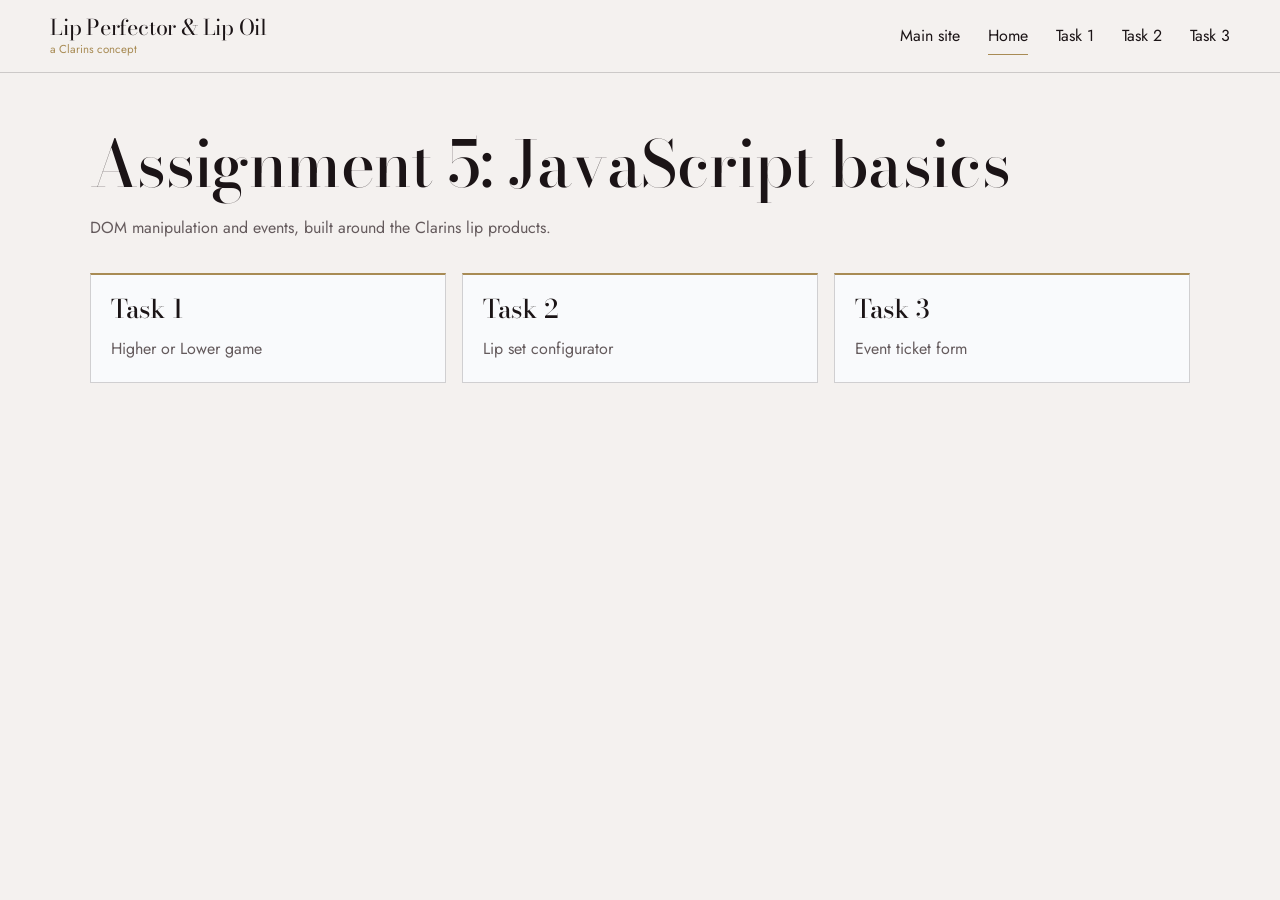
<file: assignment5/index.html>
<!DOCTYPE html>
<html lang="en">
<head>
  <meta charset="UTF-8">
  <meta name="viewport" content="width=device-width, initial-scale=1.0">
  <title>Assignment 5 - JavaScript</title>
  <link rel="preconnect" href="https://fonts.googleapis.com">
  <link rel="preconnect" href="https://fonts.gstatic.com" crossorigin>
  <link href="https://fonts.googleapis.com/css2?family=Bodoni+Moda:ital,opsz,wght@0,6..96,500;1,6..96,500&family=Jost:wght@400;500&display=swap" rel="stylesheet">
  <link rel="stylesheet" href="style.css">
</head>
<body>
  <header>
    <div class="header-inner">
      <span class="logo">Lip Perfector &amp; Lip Oil</span>
      <nav>
        <a href="../index.html">Main site</a>
        <a href="index.html" class="active">Home</a>
        <a href="task1.html">Task 1</a>
        <a href="task2.html">Task 2</a>
        <a href="task3.html">Task 3</a>
      </nav>
    </div>
  </header>

  <main>
    <h1>Assignment 5: JavaScript basics</h1>
    <p class="muted">DOM manipulation and events, built around the Clarins lip products.</p>

    <div class="task-list">
      <a href="task1.html" class="card">
        <h2>Task 1</h2>
        <p>Higher or Lower game</p>
      </a>
      <a href="task2.html" class="card">
        <h2>Task 2</h2>
        <p>Lip set configurator</p>
      </a>
      <a href="task3.html" class="card">
        <h2>Task 3</h2>
        <p>Event ticket form</p>
      </a>
    </div>
  </main>
</body>
</html>
</file>
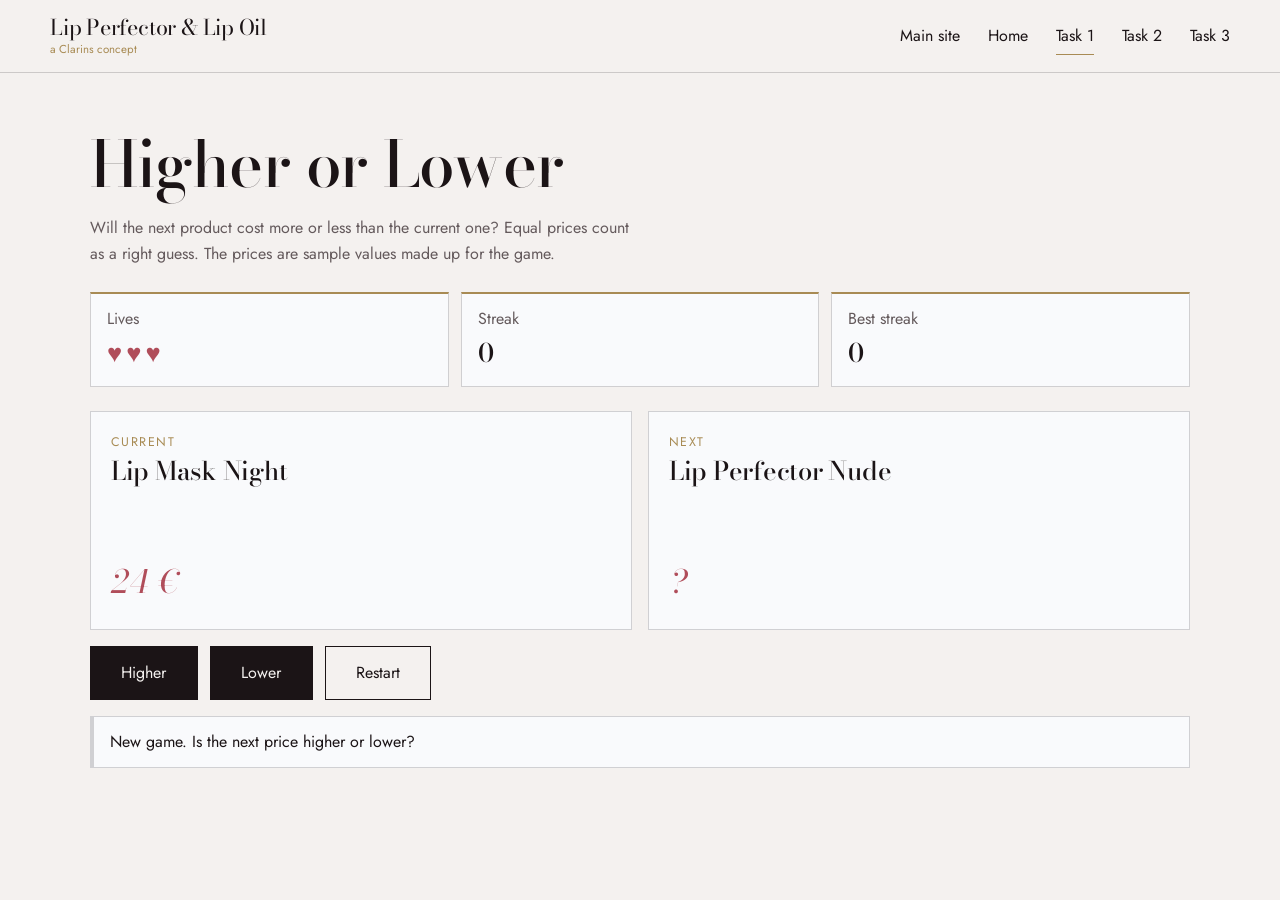
<file: assignment5/task1.html>
<!DOCTYPE html>
<html lang="en">
<head>
  <meta charset="UTF-8">
  <meta name="viewport" content="width=device-width, initial-scale=1.0">
  <title>Task 1 - Higher or Lower</title>
  <link rel="preconnect" href="https://fonts.googleapis.com">
  <link rel="preconnect" href="https://fonts.gstatic.com" crossorigin>
  <link href="https://fonts.googleapis.com/css2?family=Bodoni+Moda:ital,opsz,wght@0,6..96,500;1,6..96,500&family=Jost:wght@400;500&display=swap" rel="stylesheet">
  <link rel="stylesheet" href="style.css">
  <script src="task1.js" defer></script>
</head>
<body>
  <header>
    <div class="header-inner">
      <span class="logo">Lip Perfector &amp; Lip Oil</span>
      <nav>
        <a href="../index.html">Main site</a>
        <a href="index.html">Home</a>
        <a href="task1.html" class="active">Task 1</a>
        <a href="task2.html">Task 2</a>
        <a href="task3.html">Task 3</a>
      </nav>
    </div>
  </header>

  <main>
    <h1>Higher or Lower</h1>
    <p class="muted">Will the next product cost more or less than the current one? Equal prices count as a right guess. The prices are sample values made up for the game.</p>

    <div class="stats">
      <div class="stat">Lives <strong id="lives"></strong></div>
      <div class="stat">Streak <strong id="streak">0</strong></div>
      <div class="stat">Best streak <strong id="best">0</strong></div>
    </div>

    <div class="versus">
      <div class="card">
        <p class="label">Current</p>
        <h2 id="currentName"></h2>
        <p class="price" id="currentPrice"></p>
      </div>
      <div class="card">
        <p class="label">Next</p>
        <h2 id="nextName"></h2>
        <p class="price" id="nextPrice">?</p>
      </div>
    </div>

    <div class="actions" id="choices">
      <button type="button" class="btn" data-choice="higher">Higher</button>
      <button type="button" class="btn" data-choice="lower">Lower</button>
      <button type="button" class="btn btn-secondary" id="restart">Restart</button>
    </div>

    <p id="message" class="message" role="status"></p>
  </main>
</body>
</html>
</file>
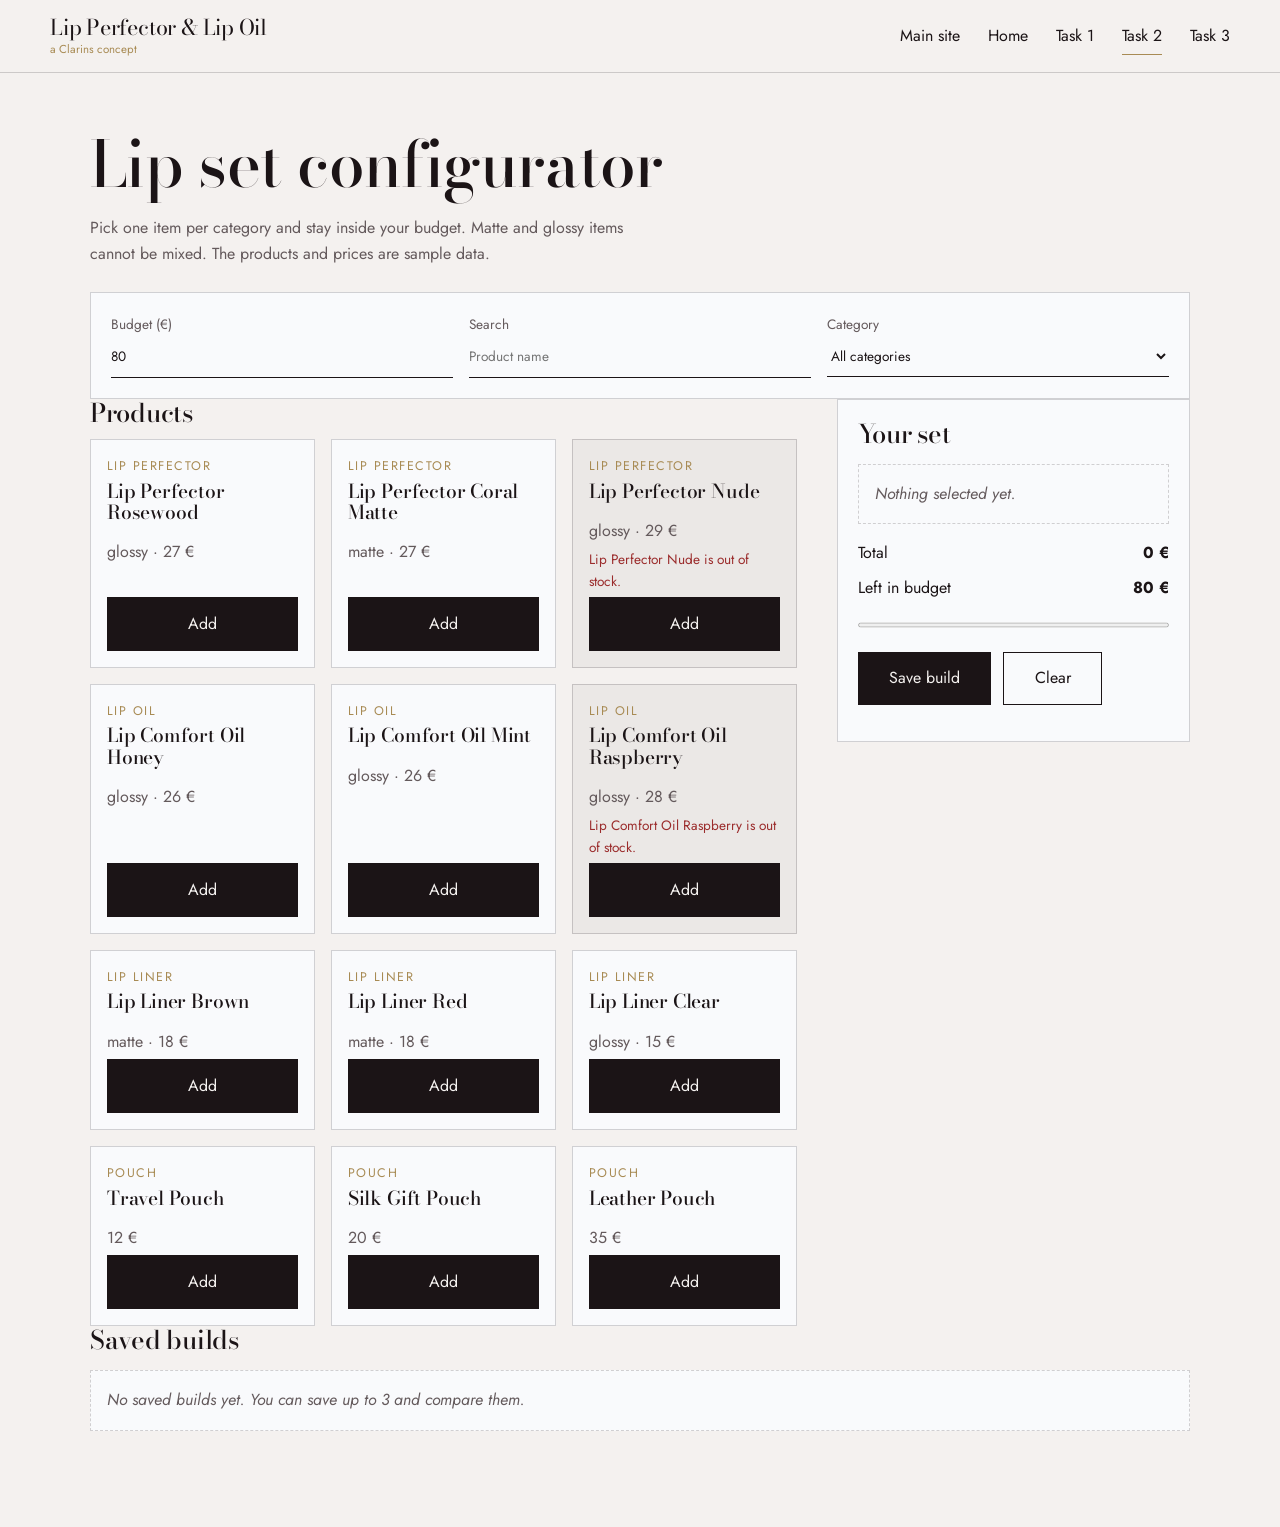
<file: assignment5/task2.html>
<!DOCTYPE html>
<html lang="en">
<head>
  <meta charset="UTF-8">
  <meta name="viewport" content="width=device-width, initial-scale=1.0">
  <title>Task 2 - Lip set configurator</title>
  <link rel="preconnect" href="https://fonts.googleapis.com">
  <link rel="preconnect" href="https://fonts.gstatic.com" crossorigin>
  <link href="https://fonts.googleapis.com/css2?family=Bodoni+Moda:ital,opsz,wght@0,6..96,500;1,6..96,500&family=Jost:wght@400;500&display=swap" rel="stylesheet">
  <link rel="stylesheet" href="style.css">
  <script src="task2.js" defer></script>
</head>
<body>
  <header>
    <div class="header-inner">
      <span class="logo">Lip Perfector &amp; Lip Oil</span>
      <nav>
        <a href="../index.html">Main site</a>
        <a href="index.html">Home</a>
        <a href="task1.html">Task 1</a>
        <a href="task2.html" class="active">Task 2</a>
        <a href="task3.html">Task 3</a>
      </nav>
    </div>
  </header>

  <main>
    <h1>Lip set configurator</h1>
    <p class="muted">Pick one item per category and stay inside your budget. Matte and glossy items cannot be mixed. The products and prices are sample data.</p>

    <div class="toolbar card">
      <label>Budget (€)
        <input type="number" id="budget" min="1" step="1" value="80">
      </label>
      <label>Search
        <input type="search" id="search" placeholder="Product name">
      </label>
      <label>Category
        <select id="category">
          <option value="all">All categories</option>
        </select>
      </label>
    </div>

    <p id="message" class="message" role="status"></p>

    <div class="layout">
      <section>
        <h2>Products</h2>
        <div id="products" class="products"></div>
      </section>

      <aside class="card">
        <h2>Your set</h2>
        <div id="selection"></div>
        <div class="total-line"><span>Total</span><strong id="total">0 €</strong></div>
        <div class="total-line"><span>Left in budget</span><strong id="left">0 €</strong></div>
        <progress id="budgetBar" value="0" max="80"></progress>
        <div class="actions">
          <button type="button" class="btn" id="save">Save build</button>
          <button type="button" class="btn btn-secondary" id="clear">Clear</button>
        </div>
      </aside>
    </div>

    <section>
      <h2>Saved builds</h2>
      <div id="builds"></div>
      <div id="compare" class="table-wrap"></div>
    </section>
  </main>
</body>
</html>
</file>
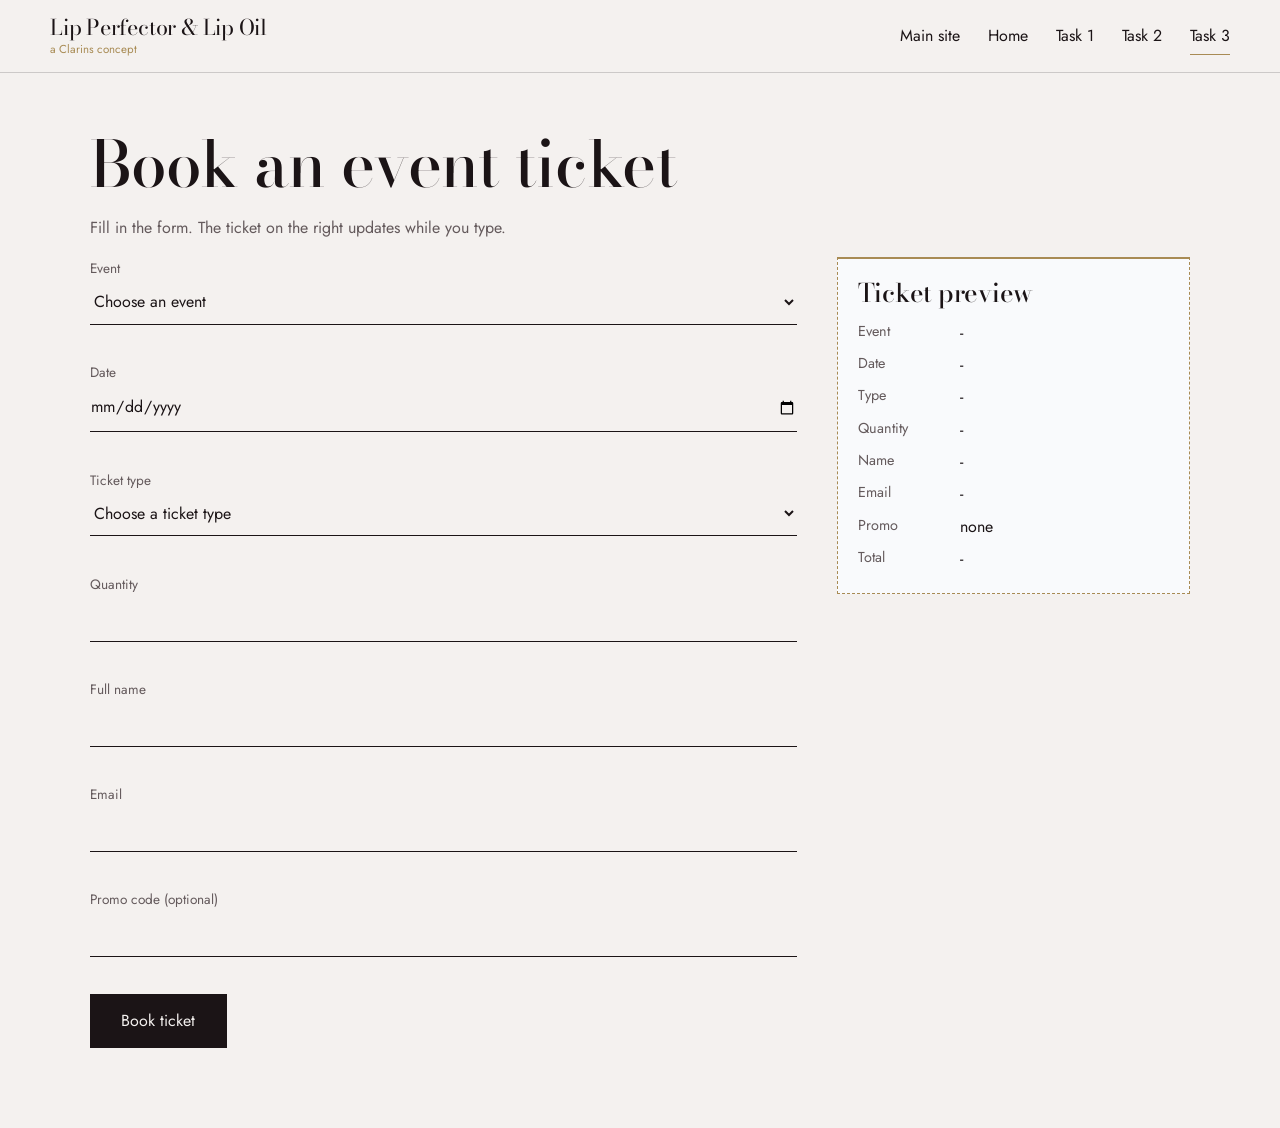
<file: assignment5/task3.html>
<!DOCTYPE html>
<html lang="en">
<head>
  <meta charset="UTF-8">
  <meta name="viewport" content="width=device-width, initial-scale=1.0">
  <title>Task 3 - Event ticket</title>
  <link rel="preconnect" href="https://fonts.googleapis.com">
  <link rel="preconnect" href="https://fonts.gstatic.com" crossorigin>
  <link href="https://fonts.googleapis.com/css2?family=Bodoni+Moda:ital,opsz,wght@0,6..96,500;1,6..96,500&family=Jost:wght@400;500&display=swap" rel="stylesheet">
  <link rel="stylesheet" href="style.css">
  <script src="task3.js" defer></script>
</head>
<body>
  <header>
    <div class="header-inner">
      <span class="logo">Lip Perfector &amp; Lip Oil</span>
      <nav>
        <a href="../index.html">Main site</a>
        <a href="index.html">Home</a>
        <a href="task1.html">Task 1</a>
        <a href="task2.html">Task 2</a>
        <a href="task3.html" class="active">Task 3</a>
      </nav>
    </div>
  </header>

  <main>
    <h1>Book an event ticket</h1>
    <p class="muted">Fill in the form. The ticket on the right updates while you type.</p>

    <div class="layout">
      <form id="ticketForm">
        <div id="formErrors" class="error-summary hidden" role="alert"></div>

        <div class="field">
          <label for="eventId">Event</label>
          <select id="eventId" name="eventId" required aria-describedby="eventIdError">
            <option value="">Choose an event</option>
          </select>
          <p class="error-text" id="eventIdError" aria-live="polite"></p>
        </div>

        <div class="field">
          <label for="date">Date</label>
          <input type="date" id="date" name="date" required aria-describedby="dateError">
          <p class="error-text" id="dateError" aria-live="polite"></p>
        </div>

        <div class="field">
          <label for="ticketType">Ticket type</label>
          <select id="ticketType" name="ticketType" required aria-describedby="ticketTypeError">
            <option value="">Choose a ticket type</option>
          </select>
          <p class="error-text" id="ticketTypeError" aria-live="polite"></p>
        </div>

        <div class="field">
          <label for="quantity">Quantity</label>
          <input type="number" id="quantity" name="quantity" min="1" max="10" step="1" required aria-describedby="quantityError">
          <p class="error-text" id="quantityError" aria-live="polite"></p>
        </div>

        <div class="field">
          <label for="fullName">Full name</label>
          <input type="text" id="fullName" name="fullName" required autocomplete="name" aria-describedby="fullNameError">
          <p class="error-text" id="fullNameError" aria-live="polite"></p>
        </div>

        <div class="field">
          <label for="email">Email</label>
          <input type="email" id="email" name="email" required autocomplete="email" aria-describedby="emailError">
          <p class="error-text" id="emailError" aria-live="polite"></p>
        </div>

        <div class="field">
          <label for="promo">Promo code (optional)</label>
          <input type="text" id="promo" name="promo" maxlength="12" aria-describedby="promoError">
          <p class="error-text" id="promoError" aria-live="polite"></p>
        </div>

        <button type="submit" class="btn">Book ticket</button>
      </form>

      <aside class="ticket" aria-label="Ticket preview">
        <h2>Ticket preview</h2>
        <dl>
          <dt>Event</dt><dd id="pEvent"></dd>
          <dt>Date</dt><dd id="pDate"></dd>
          <dt>Type</dt><dd id="pType"></dd>
          <dt>Quantity</dt><dd id="pQty"></dd>
          <dt>Name</dt><dd id="pName"></dd>
          <dt>Email</dt><dd id="pEmail"></dd>
          <dt>Promo</dt><dd id="pPromo"></dd>
          <dt>Total</dt><dd id="pTotal"></dd>
        </dl>
      </aside>
    </div>

    <div id="result"></div>
  </main>
</body>
</html>
</file>
<file: assignment5/style.css>
:root {
  --bg: #F4F1EF;
  --ink: #1B1416;
  --muted: #645A5C;
  --gold: #A88B54;
  --rule: rgba(27, 20, 22, 0.18);
  --shade: #B04D5A;
  --studio: #F9FAFC;
  --ok: #3d6b4f;
  --bad: #9b2c2c;
  --gap: 16px;
}

* {
  box-sizing: border-box;
}

body {
  margin: 0;
  background: var(--bg);
  color: var(--ink);
  font-family: "Jost", sans-serif;
  line-height: 1.65;
}

h1,
h2,
h3 {
  font-family: "Bodoni Moda", serif;
  font-weight: 500;
  line-height: 1.1;
  letter-spacing: -0.01em;
  margin: 0 0 12px;
}

h1 {
  font-size: clamp(2.3rem, 6vw, 4rem);
  margin-bottom: 1rem;
}

h2 {
  font-size: 1.6rem;
}

h3 {
  font-size: 1.2rem;
}

a {
  color: var(--ink);
}

:focus-visible {
  outline: 2px solid var(--ink);
  outline-offset: 3px;
}

/* header */

header {
  background: var(--bg);
  border-bottom: 1px solid var(--rule);
  padding: 1rem 1.25rem;
}

.header-inner {
  max-width: 1180px;
  margin: 0 auto;
  display: flex;
  flex-wrap: wrap;
  align-items: center;
  justify-content: space-between;
  gap: 0.75rem 2rem;
}

.logo {
  font-family: "Bodoni Moda", serif;
  font-size: 1.35rem;
  line-height: 1.1;
  letter-spacing: -0.01em;
  color: var(--ink);
}

.logo::after {
  content: "a Clarins concept";
  display: block;
  margin-top: 0.2rem;
  font-family: "Jost", sans-serif;
  font-size: 0.72rem;
  letter-spacing: 0;
  color: var(--gold);
}

nav {
  display: flex;
  flex-wrap: wrap;
  gap: 0.25rem 1.75rem;
}

nav a {
  position: relative;
  color: var(--ink);
  text-decoration: none;
  padding: 0.4rem 0;
}

nav a::after {
  content: "";
  position: absolute;
  left: 0;
  bottom: 0;
  height: 1px;
  width: 0;
  background: var(--gold);
  transition: width 0.3s;
}

nav a:hover::after,
nav a.active::after {
  width: 100%;
}

main {
  max-width: 1180px;
  margin: 0 auto;
  padding: 2.5rem 1.25rem 4rem;
}

main > p.muted {
  max-width: 54ch;
}

.muted {
  color: var(--muted);
}

.label {
  margin: 0 0 4px;
  font-size: 0.78rem;
  text-transform: uppercase;
  letter-spacing: 0.12em;
  color: var(--gold);
}

.hidden {
  display: none;
}

.card {
  background: var(--studio);
  border: 1px solid var(--rule);
  padding: 1.25rem;
}

/* buttons */

.btn {
  font: inherit;
  padding: 0.8rem 1.9rem;
  border: 1px solid var(--ink);
  border-radius: 0;
  background: var(--ink);
  color: var(--bg);
  cursor: pointer;
  transition: background 0.3s, color 0.3s;
}

.btn:hover {
  background: var(--shade);
  border-color: var(--shade);
  color: #fff;
}

.btn:disabled {
  opacity: 0.4;
  cursor: not-allowed;
}

.btn:disabled:hover {
  background: var(--ink);
  border-color: var(--ink);
  color: var(--bg);
}

.btn-secondary {
  background: transparent;
  color: var(--ink);
}

.btn-secondary:hover {
  background: var(--ink);
  border-color: var(--ink);
  color: var(--bg);
}

.actions {
  display: flex;
  flex-wrap: wrap;
  gap: 12px;
  margin: 16px 0;
}

/* messages */

.message {
  padding: 0.75rem 1rem;
  margin: 16px 0;
  background: var(--studio);
  border: 1px solid var(--rule);
  border-left-width: 4px;
}

.message:empty {
  display: none;
}

.message.right,
.message.ok {
  border-left-color: var(--ok);
  color: var(--ok);
}

.message.wrong,
.message.error {
  border-left-color: var(--bad);
  color: var(--bad);
}

.message.win {
  background: var(--ok);
  border-color: var(--ok);
  color: #fff;
}

.message.lose {
  background: var(--bad);
  border-color: var(--bad);
  color: #fff;
}

.empty {
  color: var(--muted);
  font-style: italic;
  padding: 1rem;
  border: 1px dashed var(--rule);
  background: var(--studio);
}

/* index */

.task-list {
  display: grid;
  grid-template-columns: repeat(auto-fit, minmax(240px, 1fr));
  gap: var(--gap);
  margin-top: 2rem;
}

.task-list a {
  display: block;
  text-decoration: none;
  color: inherit;
}

.task-list .card {
  border-top: 2px solid var(--gold);
  transition: background 0.3s;
}

.task-list .card:hover {
  background: #fff;
}

.task-list .card p {
  margin: 0;
  color: var(--muted);
}

/* task 1 */

.stats {
  display: flex;
  flex-wrap: wrap;
  gap: 12px;
  margin: 1.5rem 0;
}

.stat {
  flex: 1 1 120px;
  padding: 0.75rem 1rem;
  background: var(--studio);
  border: 1px solid var(--rule);
  border-top: 2px solid var(--gold);
  color: var(--muted);
}

.stat strong {
  display: block;
  font-family: "Bodoni Moda", serif;
  font-weight: 500;
  font-size: 1.6rem;
  color: var(--ink);
}

#lives {
  color: var(--shade);
  letter-spacing: 4px;
}

.versus {
  display: grid;
  grid-template-columns: 1fr 1fr;
  gap: var(--gap);
}

.versus h2 {
  min-height: 3.4em;
  overflow-wrap: anywhere;
}

.price {
  font-family: "Bodoni Moda", serif;
  font-size: 2rem;
  font-style: italic;
  margin: 0;
  color: var(--shade);
}

/* task 2 */

.toolbar {
  display: flex;
  flex-wrap: wrap;
  gap: var(--gap);
  margin: 1.5rem 0 0;
}

.toolbar label {
  flex: 1 1 160px;
  display: block;
  font-size: 0.85rem;
  color: var(--muted);
}

.layout {
  display: grid;
  grid-template-columns: 2fr 1fr;
  gap: 2.5rem;
  align-items: start;
}

.products {
  display: grid;
  grid-template-columns: repeat(auto-fill, minmax(210px, 1fr));
  gap: var(--gap);
}

.product {
  background: var(--studio);
  border: 1px solid var(--rule);
  padding: 1rem;
  display: flex;
  flex-direction: column;
  gap: 4px;
}

.product p {
  margin: 0;
}

.product .btn {
  margin-top: auto;
}

.product.selected {
  border-color: var(--ink);
  box-shadow: 0 0 0 1px var(--ink);
}

.product.blocked {
  background: rgba(27, 20, 22, 0.04);
}

.reason {
  color: var(--bad);
  font-size: 0.85rem;
}

progress {
  width: 100%;
  height: 10px;
  accent-color: var(--ink);
}

.total-line {
  display: flex;
  justify-content: space-between;
  margin: 8px 0;
}

.build {
  display: flex;
  justify-content: space-between;
  align-items: center;
  gap: 12px;
  padding: 8px 0;
  border-bottom: 1px solid var(--rule);
}

.table-wrap {
  overflow-x: auto;
  margin-top: 1rem;
}

table {
  width: 100%;
  border-collapse: collapse;
}

th,
td {
  text-align: left;
  padding: 0.6rem 0.75rem;
  border-bottom: 1px solid var(--rule);
}

thead th,
tr:first-child th {
  border-bottom: 1px solid var(--ink);
  font-family: "Bodoni Moda", serif;
  font-weight: 500;
}

th {
  font-weight: 500;
}

td.cheapest {
  background: rgba(168, 139, 84, 0.2);
  font-weight: 500;
}

/* forms */

.field {
  margin-bottom: 1rem;
}

.field label {
  display: block;
  font-size: 0.85rem;
  color: var(--muted);
}

input,
select {
  width: 100%;
  font: inherit;
  padding: 0.6rem 0;
  border: 0;
  border-bottom: 1px solid var(--ink);
  border-radius: 0;
  background: transparent;
  color: var(--ink);
}

input:hover,
select:hover {
  border-bottom-color: var(--gold);
}

input:focus-visible,
select:focus-visible {
  outline: 2px solid var(--ink);
  outline-offset: 3px;
}

input.invalid,
select.invalid {
  border-bottom: 2px solid var(--bad);
  background: rgba(155, 44, 44, 0.06);
}

input.valid,
select.valid {
  border-bottom: 2px solid var(--ok);
}

.error-text {
  margin: 4px 0 0;
  min-height: 1.2em;
  font-size: 0.85rem;
  color: var(--bad);
}

.error-summary {
  border: 1px solid var(--rule);
  border-left: 4px solid var(--bad);
  background: var(--studio);
  color: var(--bad);
  padding: 0.75rem 1rem;
  margin-bottom: 1rem;
}

.ticket {
  background: var(--studio);
  border: 1px dashed var(--gold);
  border-top: 2px solid var(--gold);
  padding: 1.25rem;
}

.ticket dl {
  margin: 0;
  display: grid;
  grid-template-columns: 90px 1fr;
  gap: 6px 12px;
}

.ticket dt {
  color: var(--muted);
  font-size: 0.9rem;
}

.ticket dd {
  margin: 0;
  overflow-wrap: anywhere;
}

.ticket.done {
  border-style: solid;
  border-color: var(--ok);
  margin-top: 2rem;
}

.booking-code {
  font-family: "Bodoni Moda", serif;
  font-size: 2rem;
  font-style: italic;
  letter-spacing: 2px;
  color: var(--ok);
  margin: 8px 0 16px;
}

/* larger and smaller screens */

@media (min-width: 768px) {
  main {
    padding: 3.5rem 2.5rem 5rem;
  }
}

@media (max-width: 800px) {
  .layout {
    grid-template-columns: 1fr;
  }
}

@media (max-width: 600px) {
  .versus {
    grid-template-columns: 1fr;
  }

  .versus h2 {
    min-height: 0;
  }
}

@media (prefers-reduced-motion: reduce) {
  * {
    animation: none !important;
    transition: none !important;
  }
}
</file>
